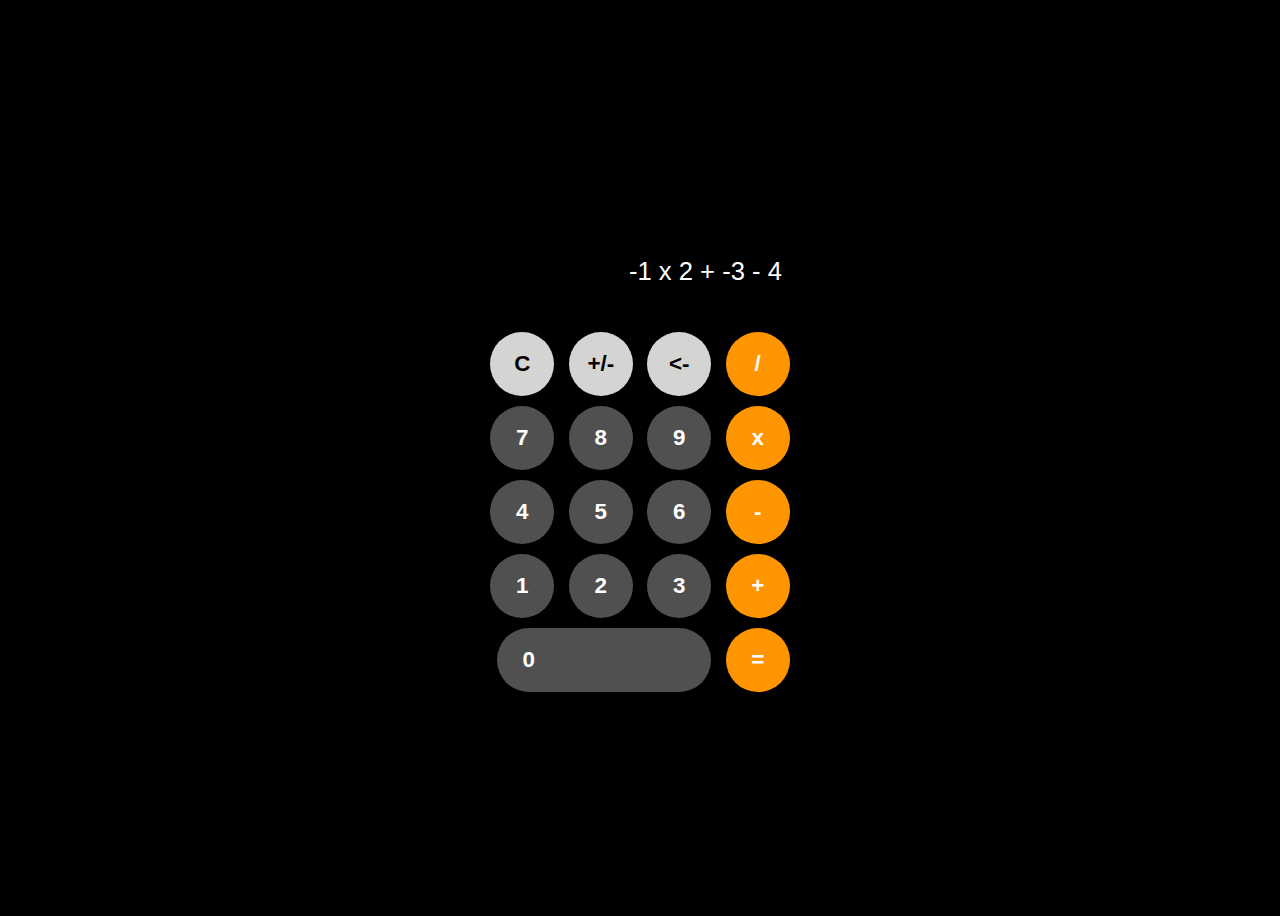
<file: calculator/index.html>
<!DOCTYPE html>
<html lang="en">
    <head>
        <meta charset="UTF-8">
        <title>calculator</title>
        <link rel="stylesheet" href="style.css">
        <script src="script.js" defer></script>
    </head>
    <body>
        <div class="calculator">
            <div class="row">
                <button class="zero number">0</button>
                <button class="equals">=</button>
            </div>
            <div class="row">
                <button class="one number">1</button>
                <button class="two number">2</button>
                <button class="three number">3</button>
                <button class="add operator"> + </button>
            </div>
            <div class="row">
                <button class="four number">4</button>
                <button class="five number">5</button>
                <button class="six number">6</button>
                <button class="sub operator"> - </button>
            </div>
            <div class="row">
                <button class="seven number">7</button>
                <button class="eight number">8</button>
                <button class="nine number">9</button>
                <button class="mul operator"> x </button>
            </div>
            <div class="row upper">
                <button class="clear button">C</button>
                <button class="negate button">+/-</button>
                <button class="backspace button"><-</button>
                <button class="div operator"> / </button>
            </div>
            <div class="display"><p>-1 x 2 + -3 - 4</p></div>
        </div>
    </body>
</html>
</file>
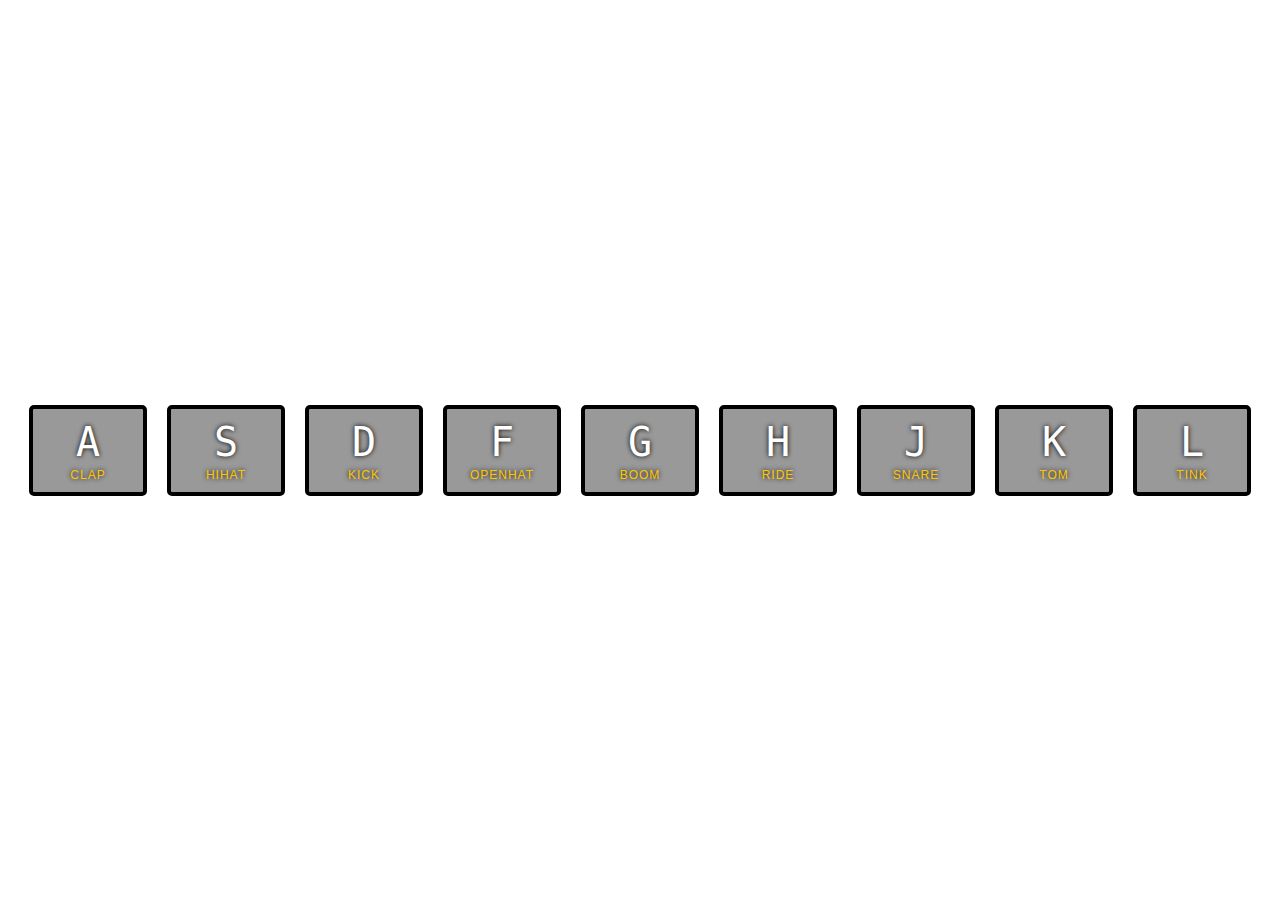
<file: drum-kit/index.html>
<!DOCTYPE html>
<html lang="en">
<head>
  <meta charset="UTF-8">
  <title>JS Drum Kit</title>
  <link rel="stylesheet" href="style.css">
  <script src="script.js" defer></script>
</head>
<body>


  <div class="keys">
    <div data-key="a" class="key">
      <kbd>A</kbd>
      <span class="sound">clap</span>
    </div>
    <div data-key="s" class="key">
      <kbd>S</kbd>
      <span class="sound">hihat</span>
    </div>
    <div data-key="d" class="key">
      <kbd>D</kbd>
      <span class="sound">kick</span>
    </div>
    <div data-key="f" class="key">
      <kbd>F</kbd>
      <span class="sound">openhat</span>
    </div>
    <div data-key="g" class="key">
      <kbd>G</kbd>
      <span class="sound">boom</span>
    </div>
    <div data-key="h" class="key">
      <kbd>H</kbd>
      <span class="sound">ride</span>
    </div>
    <div data-key="j" class="key">
      <kbd>J</kbd>
      <span class="sound">snare</span>
    </div>
    <div data-key="k" class="key">
      <kbd>K</kbd>
      <span class="sound">tom</span>
    </div>
    <div data-key="l" class="key">
      <kbd>L</kbd>
      <span class="sound">tink</span>
    </div>
  </div>

  <audio data-key="a" src="sounds/clap.wav"></audio>
  <audio data-key="s" src="sounds/hihat.wav"></audio>
  <audio data-key="d" src="sounds/kick.wav"></audio>
  <audio data-key="f" src="sounds/openhat.wav"></audio>
  <audio data-key="g" src="sounds/boom.wav"></audio>
  <audio data-key="h" src="sounds/ride.wav"></audio>
  <audio data-key="j" src="sounds/snare.wav"></audio>
  <audio data-key="k" src="sounds/tom.wav"></audio>
  <audio data-key="l" src="sounds/tink.wav"></audio>

<script>

</script>


</body>
</html>
</file>
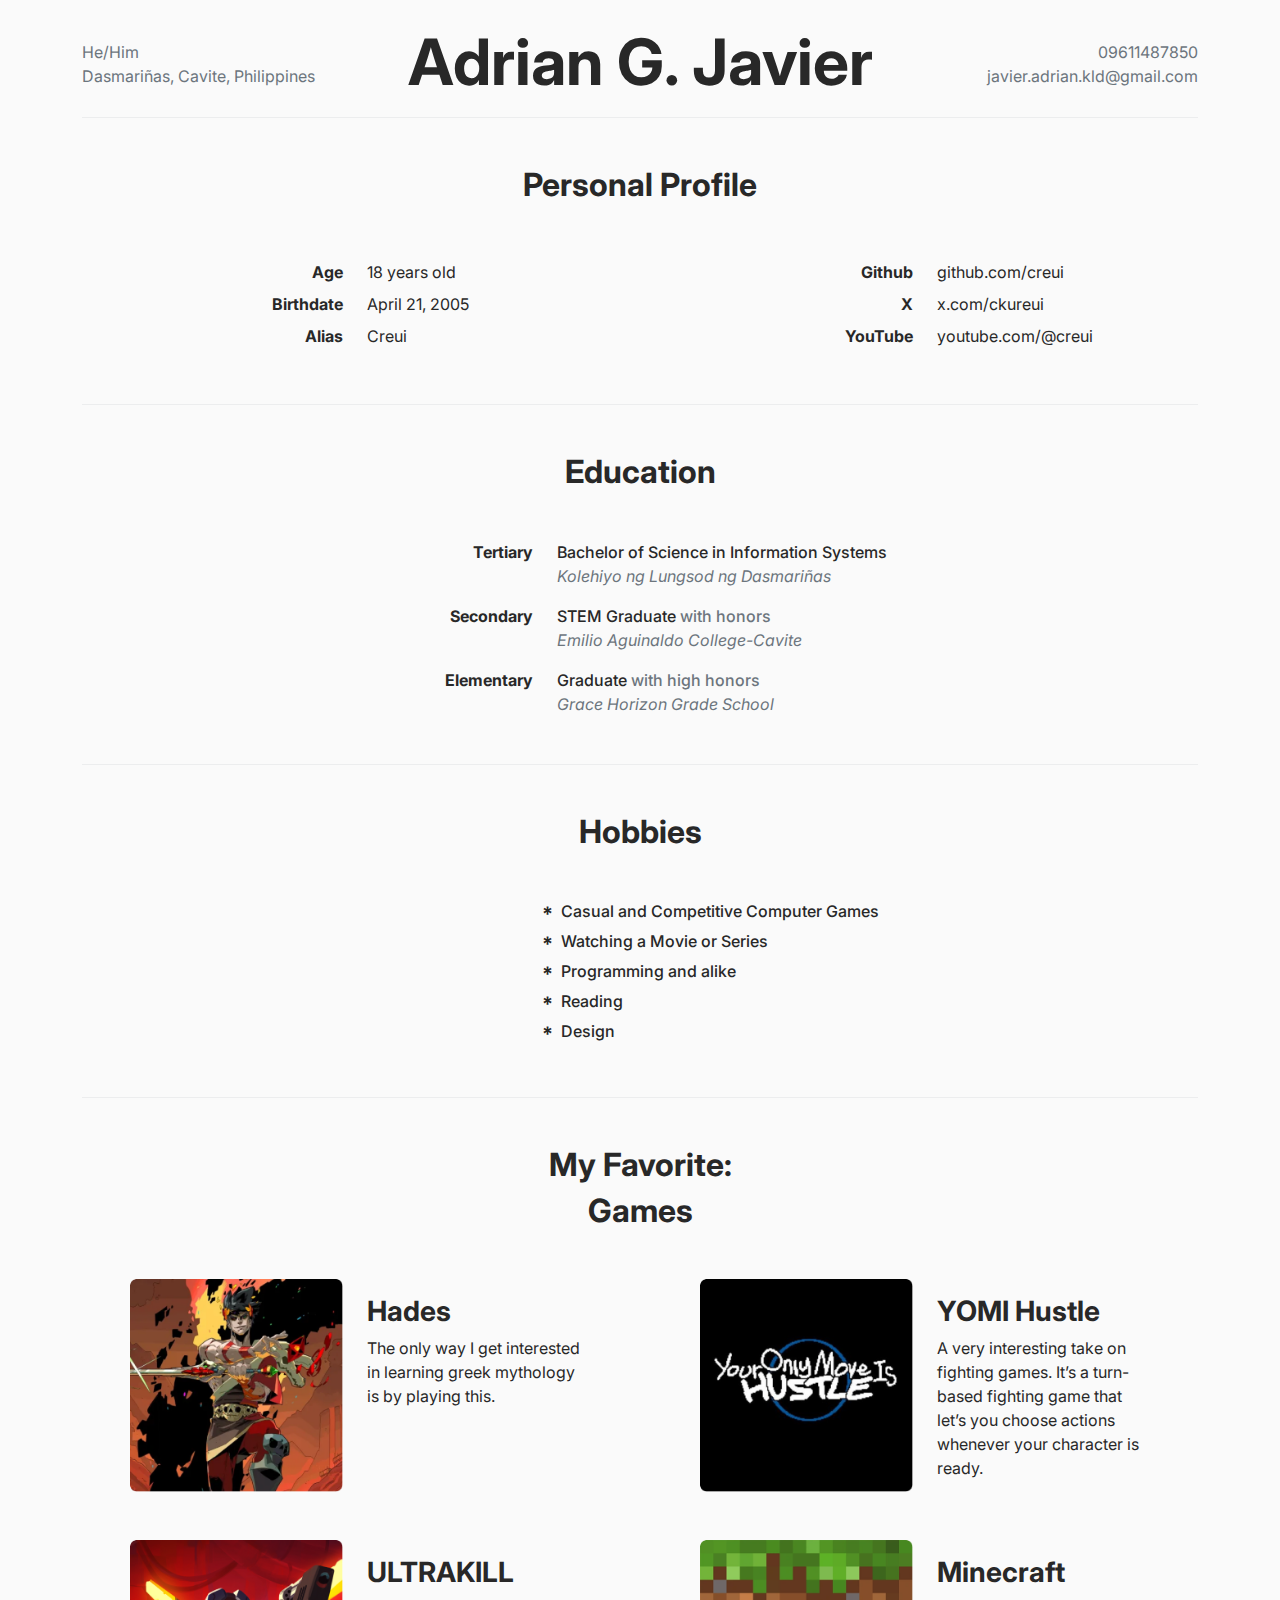
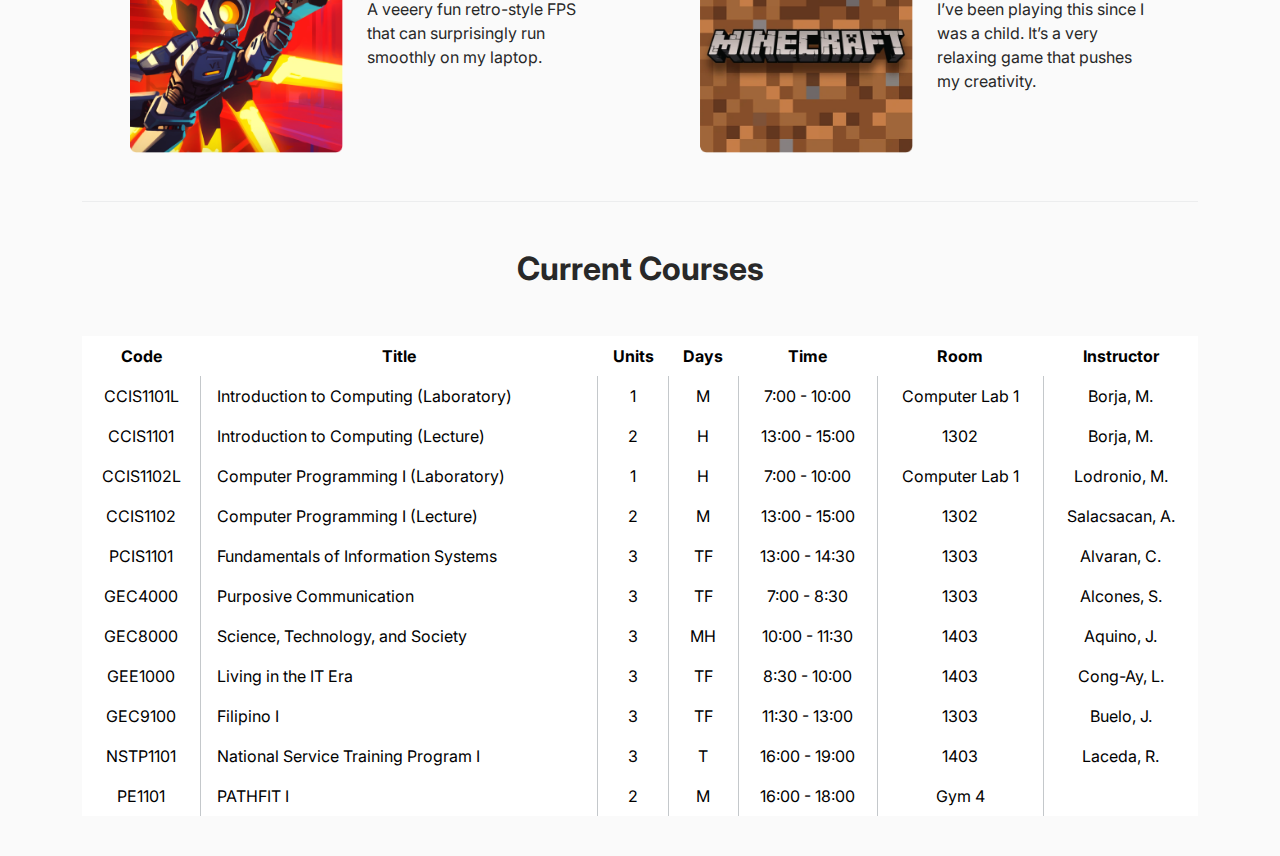
<file: resume-2/index.html>
<!DOCTYPE html>

<html lang="en">
    <head>
        <meta charset="UTF-8">
        <title>Resume</title>
        <link rel="icon" type="image/x-icon" href="Logo.png">
        <meta name="viewport" content="width=device-width, initial-scale=1">
        <link rel="stylesheet" href="bootstrap.css">
        <link rel="stylesheet" href="style.css">
    </head>

    <body>
        <script src="bootstrap.bundle.js"></script>

        <div class="container py-4">
            <!-- header -->

            <div class="row">
                <div class="col text-secondary text-nowrap">
                    <p class="m-0 p-0 pt-3">He/Him</p>
                    <p class="m-0 p-0">Dasmariñas, Cavite, Philippines</p>
                </div>
                <div class="col">
                    <h1 class="display-3 fw-bolder text-center text-nowrap m-0 p-0">Adrian G. Javier</h1>
                </div>
                <div class="col text-secondary text-end text-nowrap ">
                    <p class="m-0 p-0 pt-3">09611487850</p>
                    <p class="m-0 p-0">javier.adrian.kld@gmail.com</p>
                </div>
            </div>


            <hr class="border-secondary-subtle">

            <!-- personal-profile -->

            <h2 class="fw-bolder text-center mt-5 mb-5">Personal Profile</h2>

            <div class="row mb-5">
                <div class="col text-end fw-bold">
                    <p class="m-0 p-0 my-2">Age</p>
                    <p class="m-0 p-0 my-2">Birthdate</p>
                    <p class="m-0 p-0 my-2">Alias</p>
                </div>
                <div class="col">
                    <p class="m-0 p-0 my-2">18 years old</p>
                    <p class="m-0 p-0 my-2">April 21, 2005</p>
                    <p class="m-0 p-0 my-2">Creui</p>
                </div>
                <div class="col text-end fw-bold">
                    <p class="m-0 p-0 my-2">Github</p>
                    <p class="m-0 p-0 my-2">X</p>
                    <p class="m-0 p-0 my-2">YouTube</p>
                </div>
                <div class="col">
                    <p class="m-0 p-0 my-2"><a class="text-reset text-decoration-none " href="https://github.com/creui" target="_blank">github.com/creui</a></p>
                    <p class="m-0 p-0 my-2"><a class="text-reset text-decoration-none" href="https://x.com/ckureui" target="_blank">x.com/ckureui</a></p>
                    <p class="m-0 p-0 my-2"><a class="text-reset text-decoration-none" href="https://youtube.com/@creui" target="_blank">youtube.com/@creui</a></p>
                </div>
            </div>

            <hr class="border-secondary-subtle">

            <!-- education -->

            <h2 class="fw-bolder text-center mt-5 mb-5">Education</h2>

            <div class="row mb-3">
                <div class="col-5 text-end fw-bold">
                    <p class="m-0 p-0">Tertiary</p>
                </div>
                <div class="col">
                    <p class="m-0 p-0 fw-medium">Bachelor of Science in Information Systems</p>
                    <p class="text-secondary fst-italic m-0 p-0">Kolehiyo ng Lungsod ng Dasmariñas</p>
                </div>
            </div>
            <div class="row mb-3">
                <div class="col-5 text-end fw-bold">
                    <p class="m-0 p-0">Secondary</p>
                </div>
                <div class="col">
                    <p class="m-0 p-0 fw-medium">STEM Graduate <span class="text-secondary">with honors</span></p>
                    <p class="text-secondary fst-italic m-0 p-0">Emilio Aguinaldo College-Cavite</p>
                </div>
            </div>
            <div class="row mb-5">
                <div class="col-5 text-end fw-bold">
                    <p class="m-0 p-0">Elementary</p>
                </div>
                <div class="col">
                    <p class="m-0 p-0 fw-medium">Graduate <span class="text-secondary">with high honors</span></p>
                    <p class="text-secondary fst-italic m-0 p-0">Grace Horizon Grade School</p>
                </div>
            </div>

            <hr class="border-secondary-subtle">

            <!-- hobbies -->

            <h2 class="fw-bolder text-center mt-5 mb-5">Hobbies</h2>

            <div class="row fw-medium">
                <div class="col-5 text-end mx-2 p-0 fw-bolder fs-5">
                    <p class="m-0 p-0">*</p>
                </div>
                <div class="col m-0 p-0">
                    <p class="m-0 p-0">Casual and Competitive Computer Games</p>
                </div>
            </div>
            <div class="row fw-medium">
                <div class="col-5 text-end mx-2 p-0 fw-bolder fs-5">
                    <p class="m-0 p-0">*</p>
                </div>
                <div class="col m-0 p-0">
                    <p class="m-0 p-0">Watching a Movie or Series</p>
                </div>
            </div>
            <div class="row fw-medium">
                <div class="col-5 text-end mx-2 p-0 fw-bolder fs-5">
                    <p class="m-0 p-0">*</p>
                </div>
                <div class="col m-0 p-0">
                    <p class="m-0 p-0">Programming and alike</p>
                </div>
            </div>
            <div class="row fw-medium">
                <div class="col-5 text-end mx-2 p-0 fw-bolder fs-5">
                    <p class="m-0 p-0">*</p>
                </div>
                <div class="col m-0 p-0">
                    <p class="m-0 p-0">Reading</p>
                </div>
            </div>
            <div class="row fw-medium mb-5">
                <div class="col-5 text-end mx-2 p-0 fw-bolder fs-5">
                    <p class="m-0 p-0">*</p>
                </div>
                <div class="col m-0 p-0">
                    <p class="m-0 p-0">Design</p>
                </div>
            </div>

            <hr class="border-secondary-subtle">

            <!-- favorites -->

            <h2 class="fw-bolder text-center mt-5">My Favorite:</h2>
            <h2 class="fw-bolder text-center mb-5">Games</h2>

            <div class="row my-5">
                <div class="col mx-5">
                    <div class="row">
                        <div class="col text-end">
                            <img class="rounded img-fluid" src="hades.png" alt="Hades">
                        </div>
                        <div class="col">
                            <h3 class="mt-3 fw-bolder"><a class="text-reset text-decoration-none" href="https://store.steampowered.com/app/1145360/hades/" target="_blank">Hades</a></h3>
                            <p class="m-0 p-0">The only way I get interested in learning greek mythology is by playing this.</p>
                        </div>
                    </div>
                </div>
                <div class="col mx-5">
                    <div class="row">
                        <div class="col text-end">
                            <img class="rounded img-fluid" src="yomih.png" alt="Your Only Move is Hustle">
                        </div>
                        <div class="col">
                            <h3 class="mt-3 fw-bolder"><a class="text-reset text-decoration-none" href="https://store.steampowered.com/app/2212330/Your_Only_Move_Is_HUSTLE/" target="_blank">YOMI Hustle</a></h3>
                            <p class="m-0 p-0">A very interesting take on fighting games. It’s a turn-based fighting game that let’s you choose actions whenever your character is ready.</p>
                        </div>
                    </div>
                </div>
            </div>
            <div class="row my-5">
                <div class="col mx-5">
                    <div class="row">
                        <div class="col text-end">
                            <img class="rounded img-fluid" src="ultrakill.png" alt="ULTRAKILL">
                        </div>
                        <div class="col">
                            <h3 class="mt-3 fw-bolder"><a class="text-reset text-decoration-none" href="https://store.steampowered.com/app/1229490/ULTRAKILL/" target="_blank">ULTRAKILL</a></h3>
                            <p class="m-0 p-0">A veeery fun retro-style FPS that can surprisingly run smoothly on my laptop.</p>
                        </div>
                    </div>
                </div>
                <div class="col mx-5">
                    <div class="row">
                        <div class="col text-end">
                            <img class="rounded img-fluid" src="mc.png" alt="Minecraft">
                        </div>
                        <div class="col">
                            <h3 class="mt-3 fw-bolder"><a class="text-reset text-decoration-none" href="https://www.minecraft.net/en-us" target="_blank">Minecraft</a></h3>
                            <p class="m-0 p-0">I’ve been playing this since I was a child. It’s a very relaxing game that pushes my creativity.</p>
                        </div>
                    </div>
                </div>
            </div>

            <!-- cor -->

            <hr class="border-secondary-subtle">

            <h2 class="fw-bolder text-center mt-5 mb-5">Current Courses</h2>

            <div class="table-responsive">
                <table class="table table-hover align-middle table-borderless">
                    <thead>
                        <tr class="text-center">
                            <th scope="col">Code</th>
                            <th scope="col">Title</th>
                            <th scope="col">Units</th>
                            <th scope="col">Days</th>
                            <th scope="col">Time</th>
                            <th scope="col">Room</th>
                            <th scope="col">Instructor</th>
                        </tr>
                    </thead>
                    <tbody>
                        <tr class="text-center">
                            <td>CCIS1101L</td>
                            <td class="text-start border-start border-secondary-subtle ps-3">Introduction to Computing (Laboratory)</td>
                            <td class="border-start border-secondary-subtle">1</td>
                            <td class="border-start border-secondary-subtle">M</td>
                            <td class="border-start border-secondary-subtle">7:00 - 10:00</td>
                            <td class="border-start border-secondary-subtle">Computer Lab 1</td>
                            <td class="border-start border-secondary-subtle">Borja, M.</td>
                        </tr>
                        <tr class="text-center">
                            <td>CCIS1101</td>
                            <td class="text-start border-start border-secondary-subtle ps-3">Introduction to Computing (Lecture)</td>
                            <td class="border-start border-secondary-subtle">2</td>
                            <td class="border-start border-secondary-subtle">H</td>
                            <td class="border-start border-secondary-subtle">13:00 - 15:00</td>
                            <td class="border-start border-secondary-subtle">1302</td>
                            <td class="border-start border-secondary-subtle">Borja, M.</td>
                        </tr>
                        <tr class="text-center">
                            <td>CCIS1102L</td>
                            <td class="text-start border-start border-secondary-subtle ps-3">Computer Programming I (Laboratory)</td>
                            <td class="border-start border-secondary-subtle">1</td>
                            <td class="border-start border-secondary-subtle">H</td>
                            <td class="border-start border-secondary-subtle">7:00 - 10:00</td>
                            <td class="border-start border-secondary-subtle">Computer Lab 1</td>
                            <td class="border-start border-secondary-subtle">Lodronio, M.</td>
                        </tr>
                        <tr class="text-center">
                            <td>CCIS1102</td>
                            <td class="text-start border-start border-secondary-subtle ps-3">Computer Programming I (Lecture)</td>
                            <td class="border-start border-secondary-subtle">2</td>
                            <td class="border-start border-secondary-subtle">M</td>
                            <td class="border-start border-secondary-subtle">13:00 - 15:00</td>
                            <td class="border-start border-secondary-subtle">1302</td>
                            <td class="border-start border-secondary-subtle">Salacsacan, A.</td>
                        </tr>
                        <tr class="text-center">
                            <td>PCIS1101</td>
                            <td class="text-start border-start border-secondary-subtle ps-3">Fundamentals of Information Systems</td>
                            <td class="border-start border-secondary-subtle">3</td>
                            <td class="border-start border-secondary-subtle">TF</td>
                            <td class="border-start border-secondary-subtle">13:00 - 14:30</td>
                            <td class="border-start border-secondary-subtle">1303</td>
                            <td class="border-start border-secondary-subtle">Alvaran, C.</td>
                        </tr>
                        <tr class="text-center">
                            <td>GEC4000</td>
                            <td class="text-start border-start border-secondary-subtle ps-3">Purposive Communication</td>
                            <td class="border-start border-secondary-subtle">3</td>
                            <td class="border-start border-secondary-subtle">TF</td>
                            <td class="border-start border-secondary-subtle">7:00 - 8:30</td>
                            <td class="border-start border-secondary-subtle">1303</td>
                            <td class="border-start border-secondary-subtle">Alcones, S.</td>
                        </tr>
                        <tr class="text-center">
                            <td>GEC8000</td>
                            <td class="text-start border-start border-secondary-subtle ps-3">Science, Technology, and Society</td>
                            <td class="border-start border-secondary-subtle">3</td>
                            <td class="border-start border-secondary-subtle">MH</td>
                            <td class="border-start border-secondary-subtle">10:00 - 11:30</td>
                            <td class="border-start border-secondary-subtle">1403</td>
                            <td class="border-start border-secondary-subtle">Aquino, J.</td>
                        </tr>
                        <tr class="text-center">
                            <td>GEE1000</td>
                            <td class="text-start border-start border-secondary-subtle ps-3">Living in the IT Era</td>
                            <td class="border-start border-secondary-subtle">3</td>
                            <td class="border-start border-secondary-subtle">TF</td>
                            <td class="border-start border-secondary-subtle">8:30 - 10:00</td>
                            <td class="border-start border-secondary-subtle">1403</td>
                            <td class="border-start border-secondary-subtle">Cong-Ay, L.</td>
                        </tr>
                        <tr class="text-center">
                            <td>GEC9100</td>
                            <td class="text-start border-start border-secondary-subtle ps-3">Filipino I</td>
                            <td class="border-start border-secondary-subtle">3</td>
                            <td class="border-start border-secondary-subtle">TF</td>
                            <td class="border-start border-secondary-subtle">11:30 - 13:00</td>
                            <td class="border-start border-secondary-subtle">1303</td>
                            <td class="border-start border-secondary-subtle">Buelo, J.</td>
                        </tr>
                        <tr class="text-center">
                            <td>NSTP1101</td>
                            <td class="text-start border-start border-secondary-subtle ps-3">National Service Training Program I</td>
                            <td class="border-start border-secondary-subtle">3</td>
                            <td class="border-start border-secondary-subtle">T</td>
                            <td class="border-start border-secondary-subtle">16:00 - 19:00</td>
                            <td class="border-start border-secondary-subtle">1403</td>
                            <td class="border-start border-secondary-subtle">Laceda, R.</td>
                        </tr>
                        <tr class="text-center">
                            <td>PE1101</td>
                            <td class="text-start border-start border-secondary-subtle ps-3">PATHFIT I</td>
                            <td class="border-start border-secondary-subtle">2</td>
                            <td class="border-start border-secondary-subtle">M</td>
                            <td class="border-start border-secondary-subtle">16:00 - 18:00</td>
                            <td class="border-start border-secondary-subtle">Gym 4</td>
                            <td class="border-start border-secondary-subtle"></td>
                        </tr>
                    </tbody>
                </table>
            </div>
        </div>
    </body>
</html>
</file>
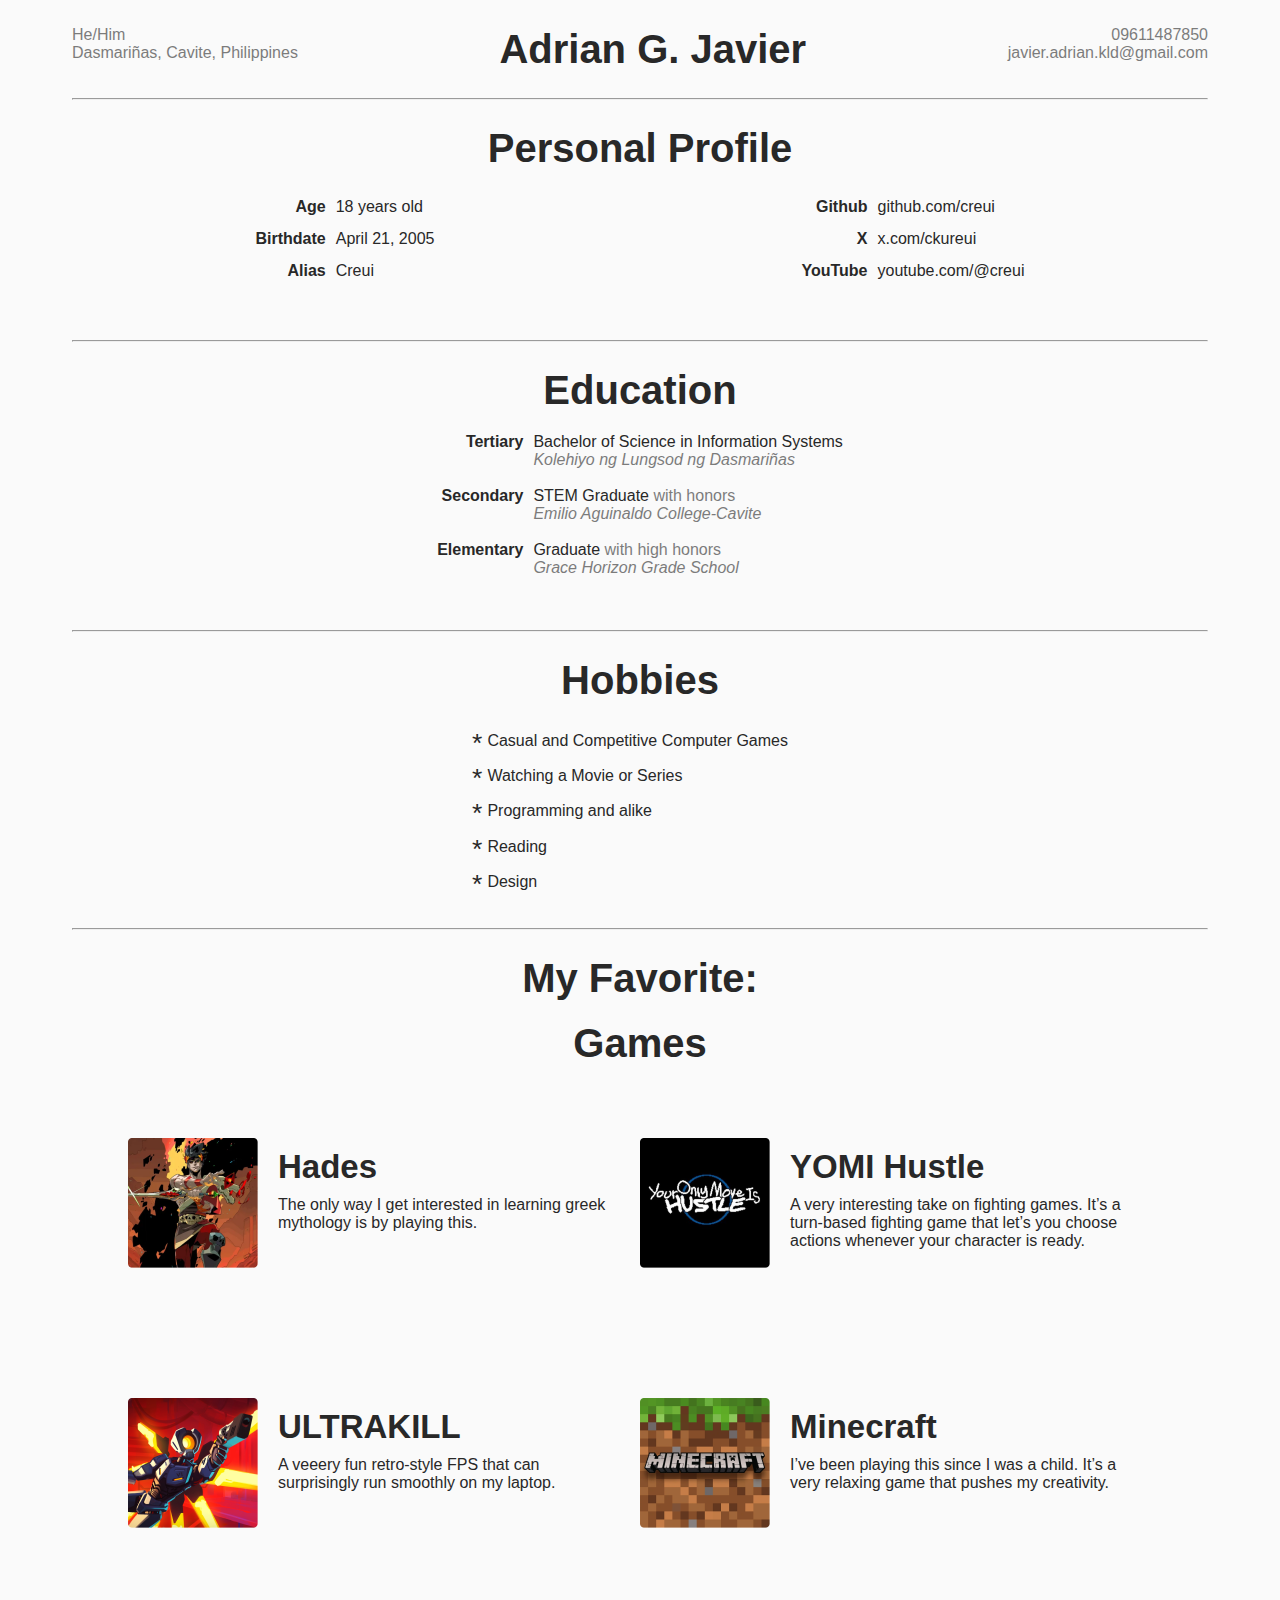
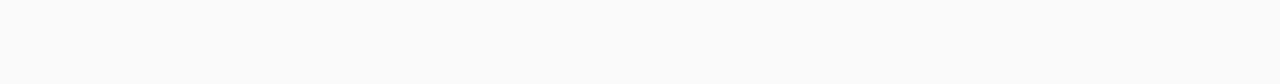
<file: resume/index.html>
<!DOCTYPE html>

<html lang="en">
    <head>
        <meta charset="UTF-8">
        <title>Resume</title>
    </head>

    <body style="background-color: #fafafa; color: #282828; font-family: Arial; margin: 26px 72px">
        <!-- header -->

        <div style="display: flex; align-items: flex-end">
            <div style="opacity: 60%; font-size: 26.51; margin-bottom: 10px; text-align: left; margin-right: auto">
                <p style="margin: 0">He/Him</p>
                <p style="margin: 0">Dasmariñas, Cavite, Philippines</p>
            </div>
            <h1 style="font-weight: 900; font-size: 40px; padding: 0; margin: 0 auto 0 0">Adrian G. Javier</h1>
            <div style="opacity: 60%; font-size: 26.51; margin-bottom: 10px; text-align: right">
                <p style="margin: 0">09611487850</p>
                <p style="margin: 0">javier.adrian.kld@gmail.com</p>
            </div>
        </div>

        <hr style="color: #ccc; margin: 26px 0px">

        <!-- personal profile -->

        <h2 style="text-align: center; font-size: 40px; font-weight: 800; margin: 0; margin-bottom: 20px">Personal Profile</h2>

        <div style="display: flex; flex-wrap: wrap; margin-bottom: 53px">
            <div style="text-align: right; font-weight: 700; margin: 0px 10px 0px 0px; line-height: 200%; margin-left: auto">
                <p style="margin: 0">Age</p>
                <p style="margin: 0">Birthdate</p>
                <p style="margin: 0">Alias</p>
            </div>
            <div style="line-height: 200%; margin-right: auto">
                <p style="margin: 0">18 years old</p>
                <p style="margin: 0">April 21, 2005</p>
                <p style="margin: 0">Creui</p>
            </div>
            <div style="text-align: right; font-weight: 700; margin: 0px 10px 0px 0px; line-height: 200%; margin-left: auto">
                <p style="margin: 0">Github</p>
                <p style="margin: 0">X</p>
                <p style="margin: 0">YouTube</p>
            </div>
            <div style="line-height: 200%; margin-right: auto">
                <p style="margin: 0"><a href="https://github.com/creui" target="_blank" style="text-decoration:none; color: #282828">github.com/creui</a></p>
                <p style="margin: 0"><a href="https://x.com/ckureui" target="_blank" style="text-decoration:none; color: #282828">x.com/ckureui</a></p>
                <p style="margin: 0"><a href="https://youtube.com/@creui" target="_blank" style="text-decoration:none; color: #282828">youtube.com/@creui</a></p>
            </div>
        </div>

        <hr style="color: #ccc; margin: 26px 0px">

        <!-- educational background -->

        <h2 style="text-align: center; font-size: 40px; font-weight: 800; margin: 0; margin-bottom: 20px">Education</h2>

        <div style="display: flex; margin-bottom: 53px">
            <div style="text-align: right; font-weight: 700; margin: 0px 10px 0px 0px; margin-left: auto">
                <p style="margin: 0">Tertiary</p>
                <br>
                <br>
                <p style="margin: 0">Secondary</p>
                <br>
                <br>
                <p style="margin: 0">Elementary</p>
            </div>
            <div style="margin-right: auto; font-weight: 500">
                <p style="margin: 0">Bachelor of Science in Information Systems</p>
                <p style="font-style: italic; opacity: 60%; margin: 0">Kolehiyo ng Lungsod ng Dasmariñas</p>
                <br>
                <p style="margin: 0">STEM Graduate <span style="font-weight: 400; opacity: 60%">with honors</span></p>
                <p style="font-style: italic; opacity: 60%; margin: 0">Emilio Aguinaldo College-Cavite</p>
                <br>
                <p style="margin: 0">Graduate <span style="font-weight: 400; opacity: 60%">with high honors</span></p>
                <p style="font-style: italic; opacity: 60%; margin: 0">Grace Horizon Grade School</p>
            </div>
        </div>

        <hr style="color: #ccc; margin: 26px 0px">

        <!-- hobbies -->

        <h2 style="text-align: center; font-size: 40px; font-weight: 800; margin: 0; margin-bottom: 20px">Hobbies</h2>

        <div style="margin-right: 20px; display: flex">
            <div style="font-weight: 500; font-size: 26.5px; margin-left: auto; margin-right: 5px; margin-top: 3px; line-height: 1.33">
                <p style="margin: 0">*</p>
                <p style="margin: 0">*</p>
                <p style="margin: 0">*</p>
                <p style="margin: 0">*</p>
                <p style="margin: 0">*</p>
            </div>
            <div style="line-height: 220%; margin-right: auto; font-weight: 500">
                <p style="margin: 0">Casual and Competitive Computer Games</p>
                <p style="margin: 0">Watching a Movie or Series</p>
                <p style="margin: 0">Programming and alike</p>
                <p style="margin: 0">Reading</p>
                <p style="margin: 0">Design</p>
            </div>
        </div>

        <hr style="color: #ccc; margin: 26px 0px">

        <!-- favorites -->

        <h2 style="text-align: center; font-size: 40px; font-weight: 800; margin: 0; margin-bottom: 20px">My Favorite:</h2>
        <h2 style="text-align: center; font-size: 40px; font-weight: 800; margin: 0; margin-bottom: 20px">Games</h2>

        <div style="display: flex; flex-wrap: wrap; margin-top: 72px; justify-content: center">
            <div style="flex: 0 1 512px; display: flex">
                <img src="hades.png" alt="Hades" style="height: 50%">
                <div style="margin: 0px 20px">
                    <h3 style="font-size: 33px; margin: 10px 0"><a href="https://store.steampowered.com/app/1145360/hades/" target="_blank" style="text-decoration:none; color: #282828">Hades</a></h3>
                    <p style="margin: 0">The only way I get interested in learning greek mythology is by playing this.</p>
                </div>
            </div>
            <div style="flex: 0 1 512px; display: flex">
                <img src="yomih.png" alt="Your Only Move is Hustle" style="height: 50%">
                <div style="margin: 0px 20px">
                    <h3 style="font-size: 33px; margin: 10px 0"><a href="https://store.steampowered.com/app/2212330/Your_Only_Move_Is_HUSTLE/" target="_blank" style="text-decoration:none; color: #282828">YOMI Hustle</a></h3>
                    <p style="margin: 0">A very interesting take on fighting games. It’s a turn-based fighting game that let’s you choose actions whenever your character is ready.</p>
                </div>
            </div>
            <div style="flex: 0 1 512px; display: flex">
                <img src="ultrakill.png" alt="ULTRAKILL" style="height: 50%">
                <div style="margin: 0px 20px">
                    <h3 style="font-size: 33px; margin: 10px 0"><a href="https://store.steampowered.com/app/1229490/ULTRAKILL/" target="_blank" style="text-decoration:none; color: #282828">ULTRAKILL</a></h3>
                    <p style="margin: 0">A veeery fun retro-style FPS that can surprisingly run smoothly on my laptop.</p>
                </div>
            </div>
            <div style="flex: 0 1 512px; display: flex">
                <img src="mc.png" alt="Minecraft" style="height: 50%">
                <div style="margin: 0px 20px">
                    <h3 style="font-size: 33px; margin: 10px 0"><a href="https://www.minecraft.net/en-us" target="_blank" style="text-decoration:none; color: #282828">Minecraft</a></h3>
                    <p style="margin: 0">I’ve been playing this since I was a child. It’s a very relaxing game that pushes my creativity.</p>
                </div>
            </div>
        </div>
    </body>
</html>
</file>
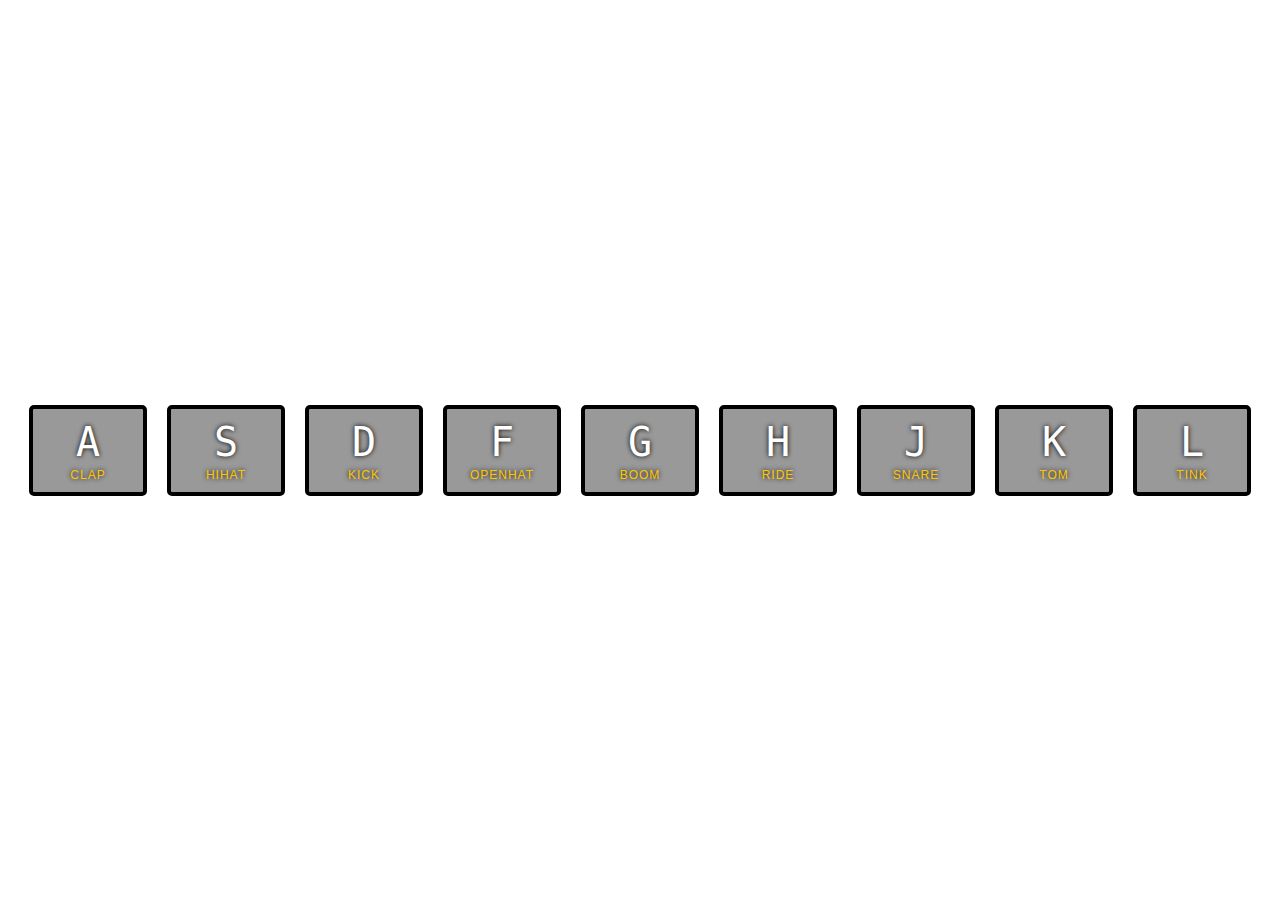
<file: drum-kit/index-FINISHED.html>
<!DOCTYPE html>
<html lang="en">
<head>
  <meta charset="UTF-8">
  <title>JS Drum Kit</title>
  <link rel="stylesheet" href="style.css">
</head>
<body>


  <div class="keys">
    <div data-key="65" class="key">
      <kbd>A</kbd>
      <span class="sound">clap</span>
    </div>
    <div data-key="83" class="key">
      <kbd>S</kbd>
      <span class="sound">hihat</span>
    </div>
    <div data-key="68" class="key">
      <kbd>D</kbd>
      <span class="sound">kick</span>
    </div>
    <div data-key="70" class="key">
      <kbd>F</kbd>
      <span class="sound">openhat</span>
    </div>
    <div data-key="71" class="key">
      <kbd>G</kbd>
      <span class="sound">boom</span>
    </div>
    <div data-key="72" class="key">
      <kbd>H</kbd>
      <span class="sound">ride</span>
    </div>
    <div data-key="74" class="key">
      <kbd>J</kbd>
      <span class="sound">snare</span>
    </div>
    <div data-key="75" class="key">
      <kbd>K</kbd>
      <span class="sound">tom</span>
    </div>
    <div data-key="76" class="key">
      <kbd>L</kbd>
      <span class="sound">tink</span>
    </div>
  </div>

  <audio data-key="65" src="sounds/clap.wav"></audio>
  <audio data-key="83" src="sounds/hihat.wav"></audio>
  <audio data-key="68" src="sounds/kick.wav"></audio>
  <audio data-key="70" src="sounds/openhat.wav"></audio>
  <audio data-key="71" src="sounds/boom.wav"></audio>
  <audio data-key="72" src="sounds/ride.wav"></audio>
  <audio data-key="74" src="sounds/snare.wav"></audio>
  <audio data-key="75" src="sounds/tom.wav"></audio>
  <audio data-key="76" src="sounds/tink.wav"></audio>

<script>
  function removeTransition(e) {
    if (e.propertyName !== 'transform') return;
    e.target.classList.remove('playing');
  }

  function playSound(e) {
    const audio = document.querySelector(`audio[data-key="${e.keyCode}"]`);
    const key = document.querySelector(`div[data-key="${e.keyCode}"]`);
    if (!audio) return;

    key.classList.add('playing');
    audio.currentTime = 0;
    audio.play();
  }

  const keys = Array.from(document.querySelectorAll('.key'));
  keys.forEach(key => key.addEventListener('transitionend', removeTransition));
  window.addEventListener('keydown', playSound);
</script>


</body>
</html>
</file>
<file: calculator/style.css>
body {
    display: flex;
    align-items: center;
    justify-content: center;
    background-color: black;
    min-height: 100vh;
    font-family: sans-serif;
}

.calculator {
    display: flex;
    height: auto;
    width: auto;
    align-items: flex-end;
    justify-content: center;
    flex-flow: column-reverse wrap;
}

.row {
    flex: 0;
}

.display {
    flex: 0;
    color: white;
    font-weight: 300;
    font-size: 2vw;
    display: flex;
    margin: 1vw;
}

p {
    width: 21vw;
    overflow-x: clip;
    text-align: right;
    height: 2.5vw;
}

.operator {
    background-color: #FF9500;
}

button {
    border: none;
    background-color: #505050;
    width: 5vw;
    height: 5vw;
    border-radius: 100%;
    padding: 0;
    margin: 5px;
    color: white;
    font-weight: 600;
    font-size: 1.75vw;
}

.zero {
    width: 16.75vw;
    border-radius: 50px;
    text-align: left;
    padding-left: 2vw;
}

.equals {
    background-color: #FF9500;
}

.upper .button {
    background-color: #D4D4D2;
    color: black;
}
</file>
<file: drum-kit/style.css>
html {
  font-size: 10px;
  /*background: url('./background.jpg') bottom center;*/
  background-size: cover;
}

body,html {
  margin: 0;
  padding: 0;
  font-family: sans-serif;
}

.keys {
  display: flex;
  flex: 1;
  min-height: 100vh;
  align-items: center;
  justify-content: center;
}

.key {
  border: .4rem solid black;
  border-radius: .5rem;
  margin: 1rem;
  font-size: 1.5rem;
  padding: 1rem .5rem;
  transition: all .07s ease;
  width: 10rem;
  text-align: center;
  color: white;
  background: rgba(0,0,0,0.4);
  text-shadow: 0 0 .5rem black;
}

.playing {
  transform: scale(1.1);
  border-color: #ffc600;
  box-shadow: 0 0 1rem #ffc600;
}

kbd {
  display: block;
  font-size: 4rem;
}

.sound {
  font-size: 1.2rem;
  text-transform: uppercase;
  letter-spacing: .1rem;
  color: #ffc600;
}
</file>
<file: resume-2/style.css>
@import url('https://fonts.googleapis.com/css2?family=Inter:wght@100;200;300;400;500;600;700;800;900&display=swap');

body {
    background-color: #fafafa;
    color: #282828;
    font-family: 'Inter';
}
</file>
